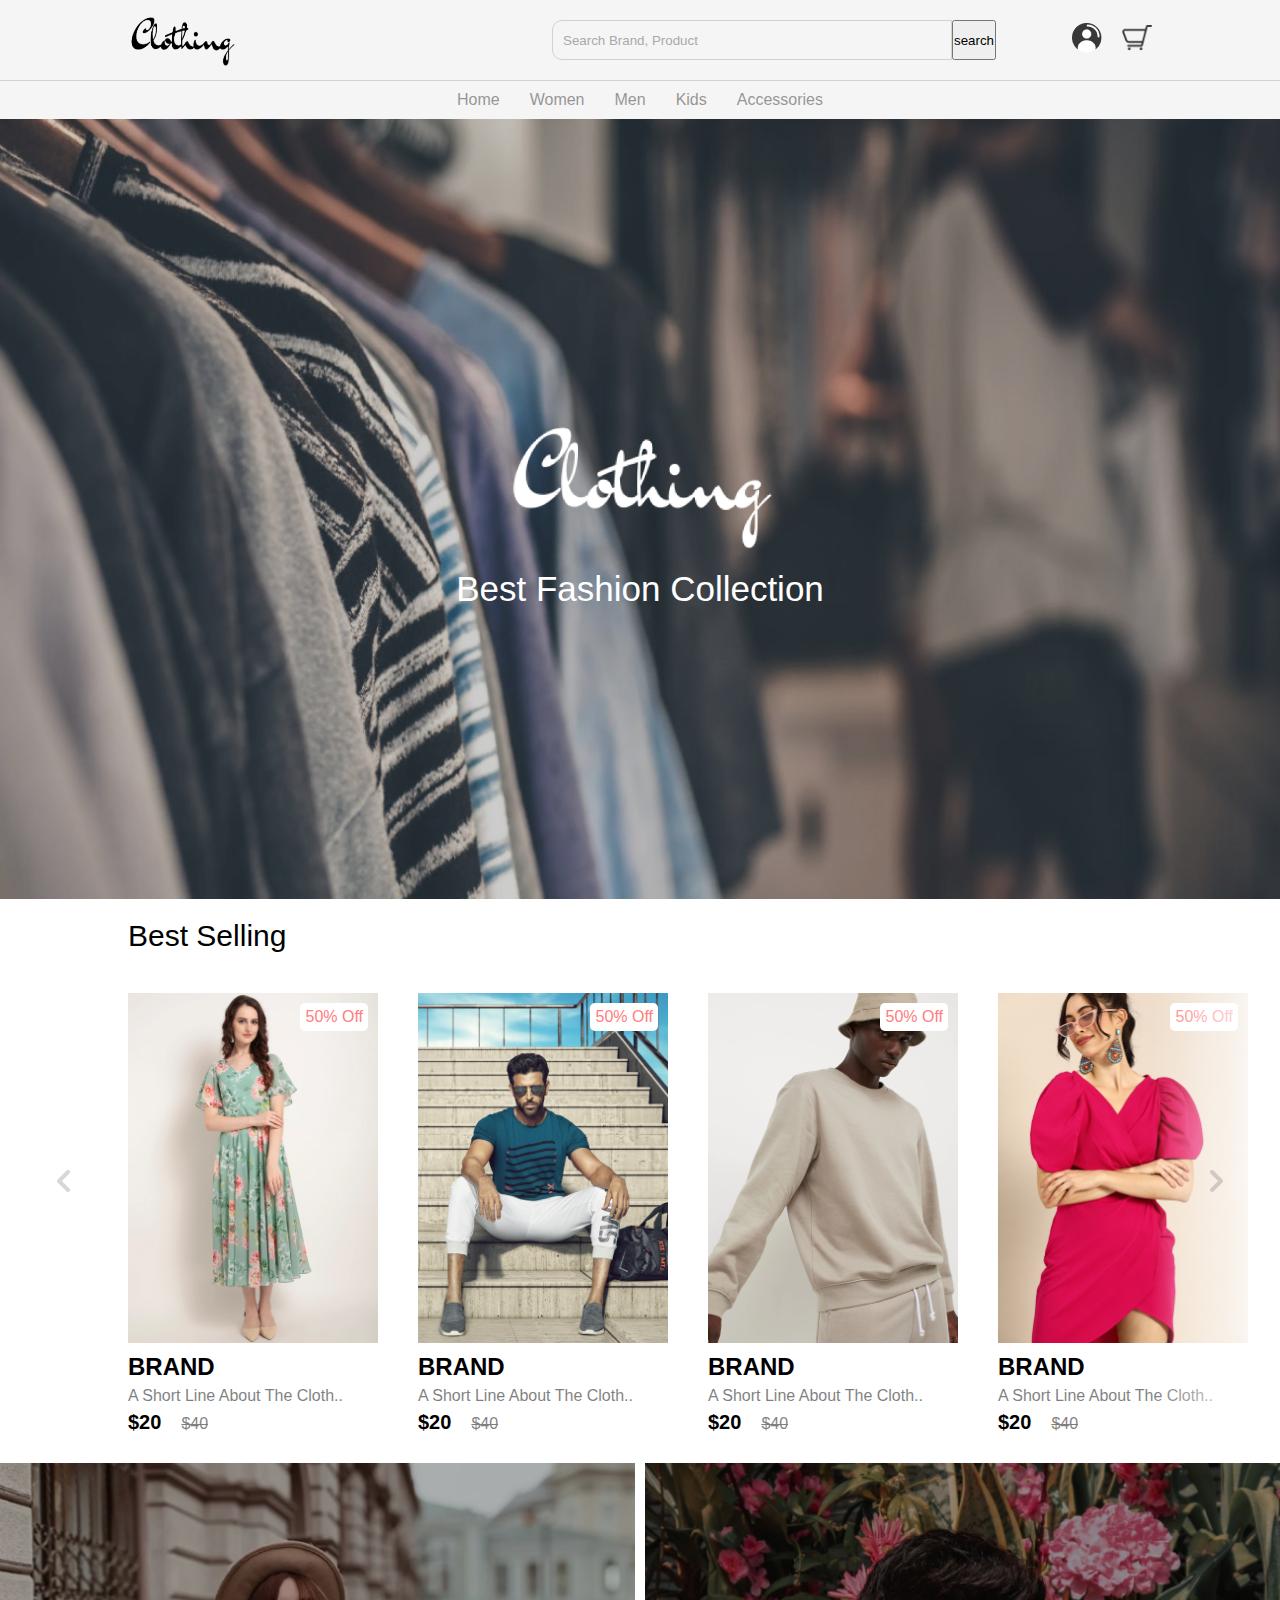
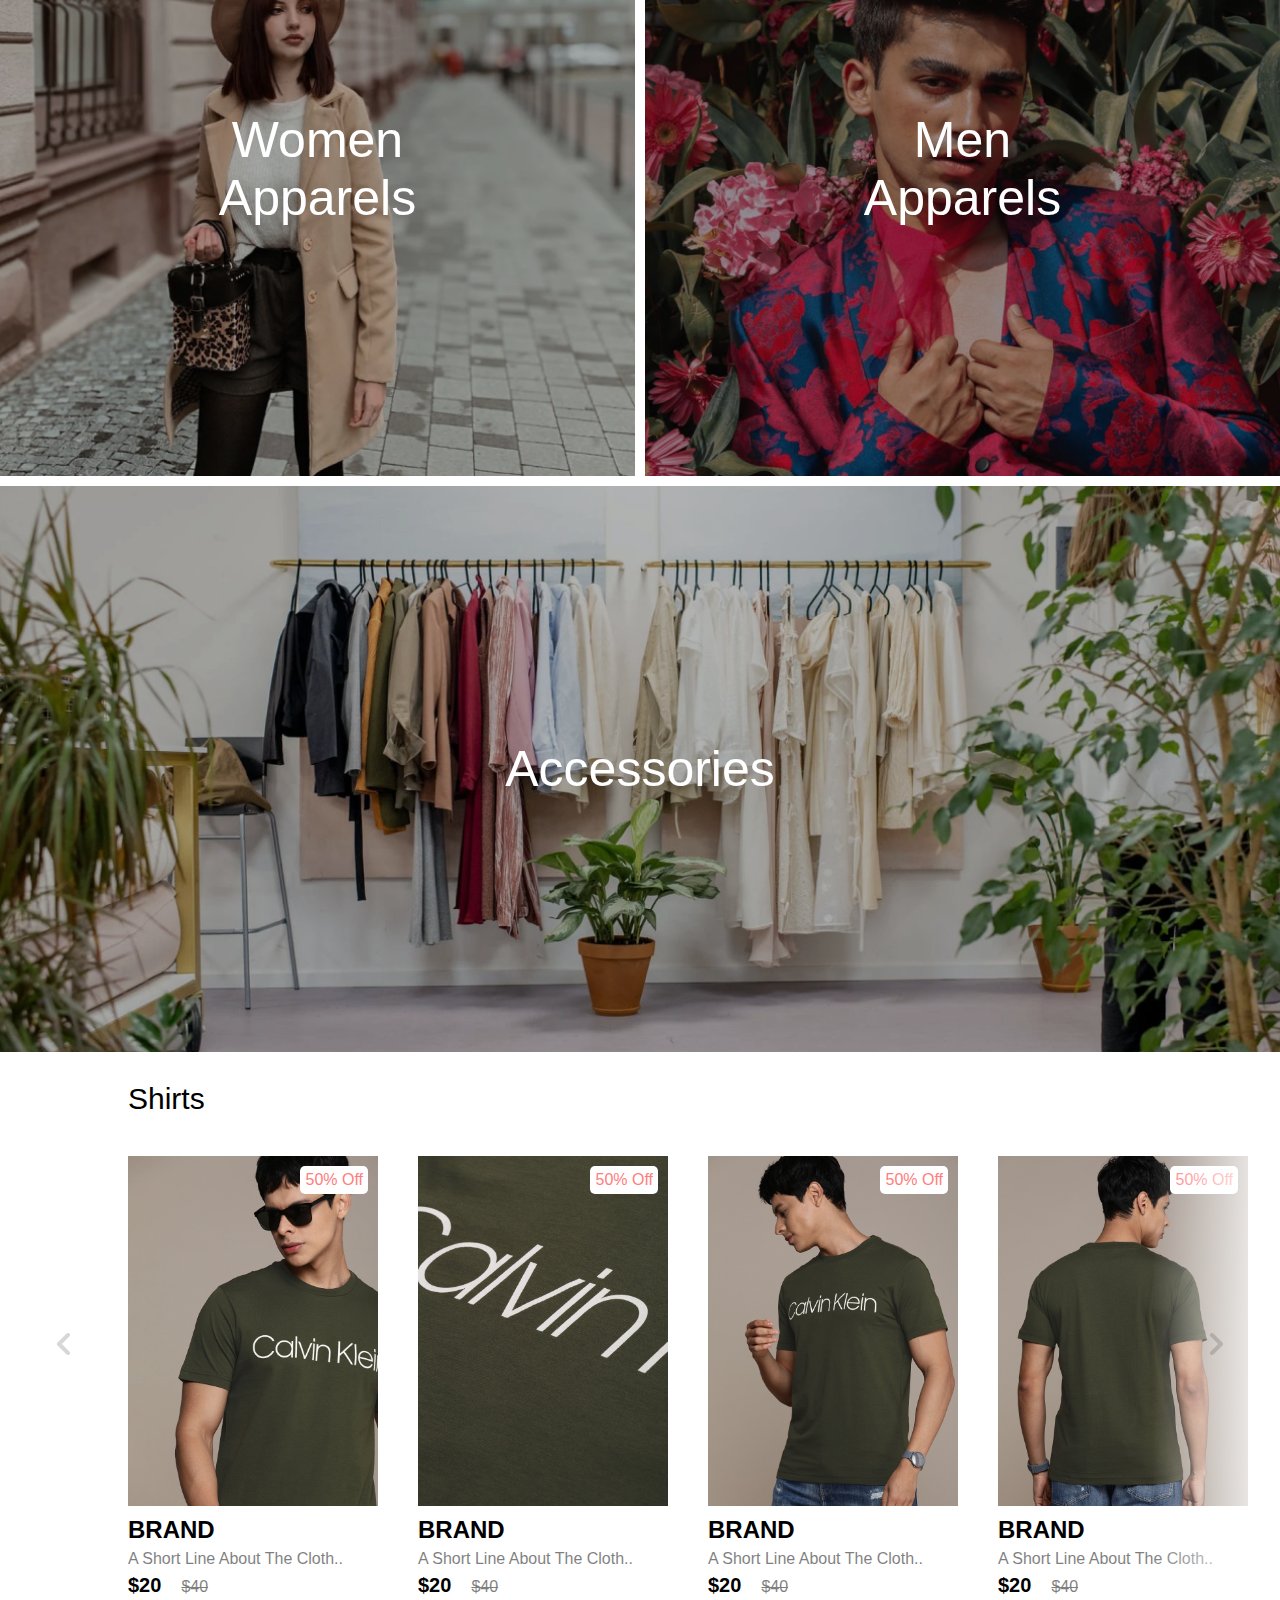
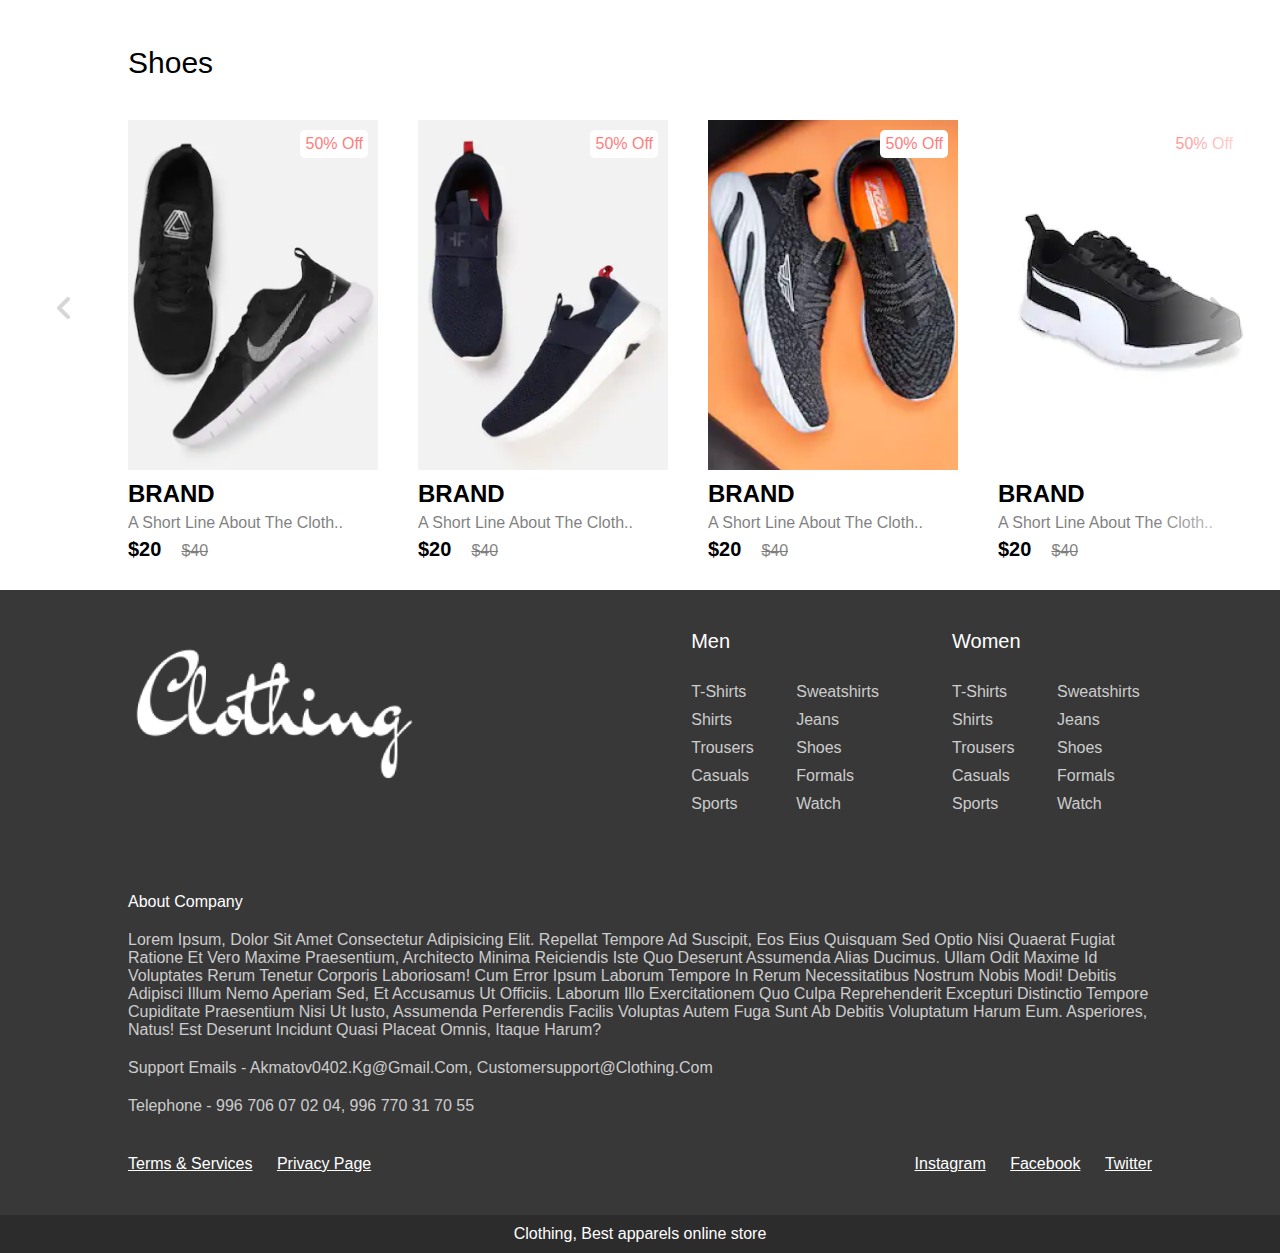
<file: Online Store/public/index.html>
<!DOCTYPE html>
<html lang="en">
<head>
    <meta charset="UTF-8">
    <meta http-equiv="X-UA-Compatible" content="IE=edge">
    <meta name="viewport" content="width=device-width, initial-scale=1.0">
    <title>Clothing - Best Apparels Online Store</title>

    <link rel="stylesheet" href="css/home.css">

</head>
<body>
    
    <nav class="navbar"></nav>

    <!-- hero section -->
    <header class="hero-section">
        <div class="content">
            <img src="img/light-logo.png" class="logo" alt="">
            <p class="sub-heading">best fashion collection</p>
        </div>

    </header>
 
    
    <section class="product">
        <h2 class="product-category">best selling</h2>
        <button class="pre-btn"><img src="img/arrow.png" alt=""></button>
        <button class="nxt-btn"><img src="img/arrow.png" alt=""></button>
        <div class="product-container">
            <div class="product-card">
                <div class="product-image">
                    <span class="discount-tag">50% off</span>
                    <img src="img/card1.png" class="product-thumb" alt="">
                    <button class="card-btn">add to whislist</button>
                </div>
                <div class="product-info">
                    <h2 class="product-brand">brand</h2>
                    <p class="product-short-des">a short line about the cloth..</p>
                    <span class="price">$20</span><span class="actual-price">$40</span>
                </div>
            </div>
            <div class="product-card">
                <div class="product-image">
                    <span class="discount-tag">50% off</span>
                    <img src="img/card2.png" class="product-thumb" alt="">
                    <button class="card-btn">add to whislist</button>
                </div>
                <div class="product-info">
                    <h2 class="product-brand">brand</h2>
                    <p class="product-short-des">a short line about the cloth..</p>
                    <span class="price">$20</span><span class="actual-price">$40</span>
                </div>
            </div>
            <div class="product-card">
                <div class="product-image">
                    <span class="discount-tag">50% off</span>
                    <img src="img/card3.png" class="product-thumb" alt="">
                    <button class="card-btn">add to whislist</button>
                </div>
                <div class="product-info">
                    <h2 class="product-brand">brand</h2>
                    <p class="product-short-des">a short line about the cloth..</p>
                    <span class="price">$20</span><span class="actual-price">$40</span>
                </div>
            </div>
            <div class="product-card">
                <div class="product-image">
                    <span class="discount-tag">50% off</span>
                    <img src="img/card4.png" class="product-thumb" alt="">
                    <button class="card-btn">add to whislist</button>
                </div>
                <div class="product-info">
                    <h2 class="product-brand">brand</h2>
                    <p class="product-short-des">a short line about the cloth..</p>
                    <span class="price">$20</span><span class="actual-price">$40</span>
                </div>
            </div>
            <div class="product-card">
                <div class="product-image">
                    <span class="discount-tag">50% off</span>
                    <img src="img/card5.png" class="product-thumb" alt="">
                    <button class="card-btn">add to whislist</button>
                </div>
                <div class="product-info">
                    <h2 class="product-brand">brand</h2>
                    <p class="product-short-des">a short line about the cloth..</p>
                    <span class="price">$20</span><span class="actual-price">$40</span>
                </div>
            </div>
            <div class="product-card">
                <div class="product-image">
                    <span class="discount-tag">50% off</span>
                    <img src="img/card6.png" class="product-thumb" alt="">
                    <button class="card-btn">add to whislist</button>
                </div>
                <div class="product-info">
                    <h2 class="product-brand">brand</h2>
                    <p class="product-short-des">a short line about the cloth..</p>
                    <span class="price">$20</span><span class="actual-price">$40</span>
                </div>
            </div>
            <div class="product-card">
                <div class="product-image">
                    <span class="discount-tag">50% off</span>
                    <img src="img/card7.png" class="product-thumb" alt="">
                    <button class="card-btn">add to whislist</button>
                </div>
                <div class="product-info">
                    <h2 class="product-brand">brand</h2>
                    <p class="product-short-des">a short line about the cloth..</p>
                    <span class="price">$20</span><span class="actual-price">$40</span>
                </div>
            </div>
            <div class="product-card">
                <div class="product-image">
                    <span class="discount-tag">50% off</span>
                    <img src="img/card8.png" class="product-thumb" alt="">
                    <button class="card-btn">add to whislist</button>
                </div>
                <div class="product-info">
                    <h2 class="product-brand">brand</h2>
                    <p class="product-short-des">a short line about the cloth..</p>
                    <span class="price">$20</span><span class="actual-price">$40</span>
                </div>
            </div>
        </div>
    </section>
 
    <section class="collection-container">
        <a href="#" class="collection">
            <img src="img/women-collection.png" alt="">
            <p class="collection-title">women <br> apparels</p>
        </a>
        <a href="#" class="collection">
            <img src="img/men-collection.png" alt="">
            <p class="collection-title">men <br> apparels</p>
        </a>
        <a href="#" class="collection">
            <img src="img/accessories-collection.png" alt="">
            <p class="collection-title">accessories</p>
        </a>
    </section>

    <section class="product">
        <h2 class="product-category">Shirts</h2>
        <button class="pre-btn"><img src="img/arrow.png" alt=""></button>
        <button class="nxt-btn"><img src="img/arrow.png" alt=""></button>
        <div class="product-container">
            <div class="product-card">
                <div class="product-image">
                    <span class="discount-tag">50% off</span>
                    <img src="img/product image 1.png" class="product-thumb" alt="">
                    <button class="card-btn">add to whislist</button>
                </div>
                <div class="product-info">
                    <h2 class="product-brand">brand</h2>
                    <p class="product-short-des">a short line about the cloth..</p>
                    <span class="price">$20</span><span class="actual-price">$40</span>
                </div>
            </div>
            <div class="product-card">
                <div class="product-image">
                    <span class="discount-tag">50% off</span>
                    <img src="img/product image 2.png" class="product-thumb" alt="">
                    <button class="card-btn">add to whislist</button>
                </div>
                <div class="product-info">
                    <h2 class="product-brand">brand</h2>
                    <p class="product-short-des">a short line about the cloth..</p>
                    <span class="price">$20</span><span class="actual-price">$40</span>
                </div>
            </div>
            <div class="product-card">
                <div class="product-image">
                    <span class="discount-tag">50% off</span>
                    <img src="img/product image 3.png" class="product-thumb" alt="">
                    <button class="card-btn">add to whislist</button>
                </div>
                <div class="product-info">
                    <h2 class="product-brand">brand</h2>
                    <p class="product-short-des">a short line about the cloth..</p>
                    <span class="price">$20</span><span class="actual-price">$40</span>
                </div>
            </div>
            <div class="product-card">
                <div class="product-image">
                    <span class="discount-tag">50% off</span>
                    <img src="img/product image 4.png" class="product-thumb" alt="">
                    <button class="card-btn">add to whislist</button>
                </div>
                <div class="product-info">
                    <h2 class="product-brand">brand</h2>
                    <p class="product-short-des">a short line about the cloth..</p>
                    <span class="price">$20</span><span class="actual-price">$40</span>
                </div>
            </div>
            <div class="product-card">
                <div class="product-image">
                    <span class="discount-tag">50% off</span>
                    <img src="img/card5.png" class="product-thumb" alt="">
                    <button class="card-btn">add to whislist</button>
                </div>
                <div class="product-info">
                    <h2 class="product-brand">brand</h2>
                    <p class="product-short-des">a short line about the cloth..</p>
                    <span class="price">$20</span><span class="actual-price">$40</span>
                </div>
            </div>
            <div class="product-card">
                <div class="product-image">
                    <span class="discount-tag">50% off</span>
                    <img src="img/card6.png" class="product-thumb" alt="">
                    <button class="card-btn">add to whislist</button>
                </div>
                <div class="product-info">
                    <h2 class="product-brand">brand</h2>
                    <p class="product-short-des">a short line about the cloth..</p>
                    <span class="price">$20</span><span class="actual-price">$40</span>
                </div>
            </div>
            <div class="product-card">
                <div class="product-image">
                    <span class="discount-tag">50% off</span>
                    <img src="img/card7.png" class="product-thumb" alt="">
                    <button class="card-btn">add to whislist</button>
                </div>
                <div class="product-info">
                    <h2 class="product-brand">brand</h2>
                    <p class="product-short-des">a short line about the cloth..</p>
                    <span class="price">$20</span><span class="actual-price">$40</span>
                </div>
            </div>
            <div class="product-card">
                <div class="product-image">
                    <span class="discount-tag">50% off</span>
                    <img src="img/card8.png" class="product-thumb" alt="">
                    <button class="card-btn">add to whislist</button>
                </div>
                <div class="product-info">
                    <h2 class="product-brand">brand</h2>
                    <p class="product-short-des">a short line about the cloth..</p>
                    <span class="price">$20</span><span class="actual-price">$40</span>
                </div>
            </div>
        </div>
    </section>

    <section class="product">
        <h2 class="product-category">Shoes</h2>
        <button class="pre-btn"><img src="img/arrow.png" alt=""></button>
        <button class="nxt-btn"><img src="img/arrow.png" alt=""></button>
        <div class="product-container">
            <div class="product-card">
                <div class="product-image">
                    <span class="discount-tag">50% off</span>
                    <img src="img/card9.png" class="product-thumb" alt="">
                    <button class="card-btn">add to whislist</button>
                </div>
                <div class="product-info">
                    <h2 class="product-brand">brand</h2>
                    <p class="product-short-des">a short line about the cloth..</p>
                    <span class="price">$20</span><span class="actual-price">$40</span>
                </div>
            </div>
            <div class="product-card">
                <div class="product-image">
                    <span class="discount-tag">50% off</span>
                    <img src="img/card10.png" class="product-thumb" alt="">
                    <button class="card-btn">add to whislist</button>
                </div>
                <div class="product-info">
                    <h2 class="product-brand">brand</h2>
                    <p class="product-short-des">a short line about the cloth..</p>
                    <span class="price">$20</span><span class="actual-price">$40</span>
                </div>
            </div>
            <div class="product-card">
                <div class="product-image">
                    <span class="discount-tag">50% off</span>
                    <img src="img/card11.png" class="product-thumb" alt="">
                    <button class="card-btn">add to whislist</button>
                </div>
                <div class="product-info">
                    <h2 class="product-brand">brand</h2>
                    <p class="product-short-des">a short line about the cloth..</p>
                    <span class="price">$20</span><span class="actual-price">$40</span>
                </div>
            </div>
            <div class="product-card">
                <div class="product-image">
                    <span class="discount-tag">50% off</span>
                    <img src="img/card12.png" class="product-thumb" alt="">
                    <button class="card-btn">add to whislist</button>
                </div>
                <div class="product-info">
                    <h2 class="product-brand">brand</h2>
                    <p class="product-short-des">a short line about the cloth..</p>
                    <span class="price">$20</span><span class="actual-price">$40</span>
                </div>
            </div>
            <div class="product-card">
                <div class="product-image">
                    <span class="discount-tag">50% off</span>
                    <img src="img/t5me5sfvjswdd55fupu7a1drqrxy269j.jpg" class="product-thumb" alt="">
                    <button class="card-btn">add to whislist</button>
                </div>
                <div class="product-info">
                    <h2 class="product-brand">brand</h2>
                    <p class="product-short-des">a short line about the cloth..</p>
                    <span class="price">$20</span><span class="actual-price">$40</span>
                </div>
            </div>
            <div class="product-card">
                <div class="product-image">
                    <span class="discount-tag">50% off</span>
                    <img src="img/layki.com-mona-taba-renkli-kadin-gunlu-c670-3.jpg" class="product-thumb" alt="">
                    <button class="card-btn">add to whislist</button>
                </div>
                <div class="product-info">
                    <h2 class="product-brand">brand</h2>
                    <p class="product-short-des">a short line about the cloth..</p>
                    <span class="price">$20</span><span class="actual-price">$40</span>
                </div>
            </div>
            <div class="product-card">
                <div class="product-image">
                    <span class="discount-tag">50% off</span>
                    <img src="img/S606de0cf917a4ffe80ab2ce4627c31b8Z.webp" class="product-thumb" alt="">
                    <button class="card-btn">add to whislist</button>
                </div>
                <div class="product-info">
                    <h2 class="product-brand">brand</h2>
                    <p class="product-short-des">a short line about the cloth..</p>
                    <span class="price">$20</span><span class="actual-price">$40</span>
                </div>
            </div>
            <div class="product-card">
                <div class="product-image">
                    <span class="discount-tag">50% off</span>
                    <img src="img/KlS_site_small_2.jpg" class="product-thumb" alt="">
                    <button class="card-btn">add to whislist</button>
                </div>
                <div class="product-info">
                    <h2 class="product-brand">brand</h2>
                    <p class="product-short-des">a short line about the cloth..</p>
                    <span class="price">$20</span><span class="actual-price">$40</span>
                </div>
            </div>
        </div>
    </section>

    <footer></footer>

    <script src="js/nav.js"></script>
    <script src="js/footer.js"></script>
    <script src="js/home.js"></script>

</body>
</html>
</file>
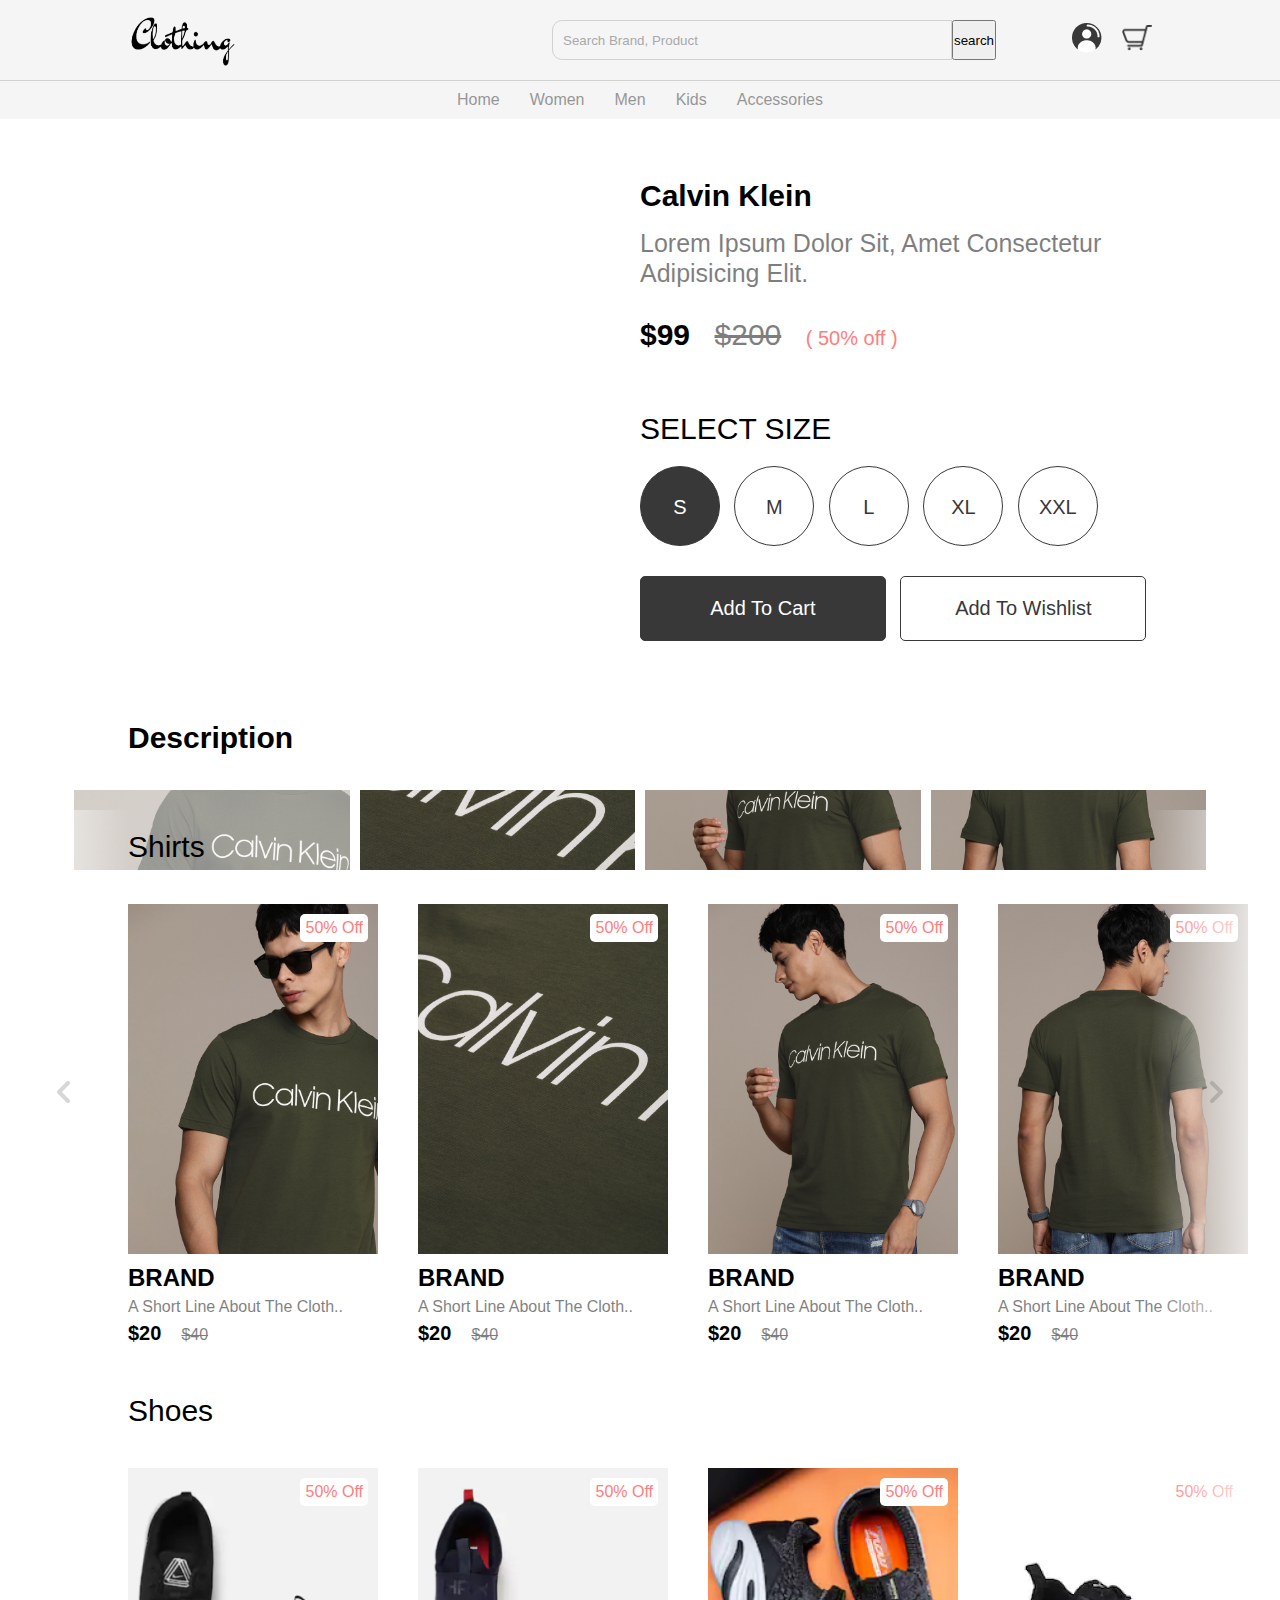
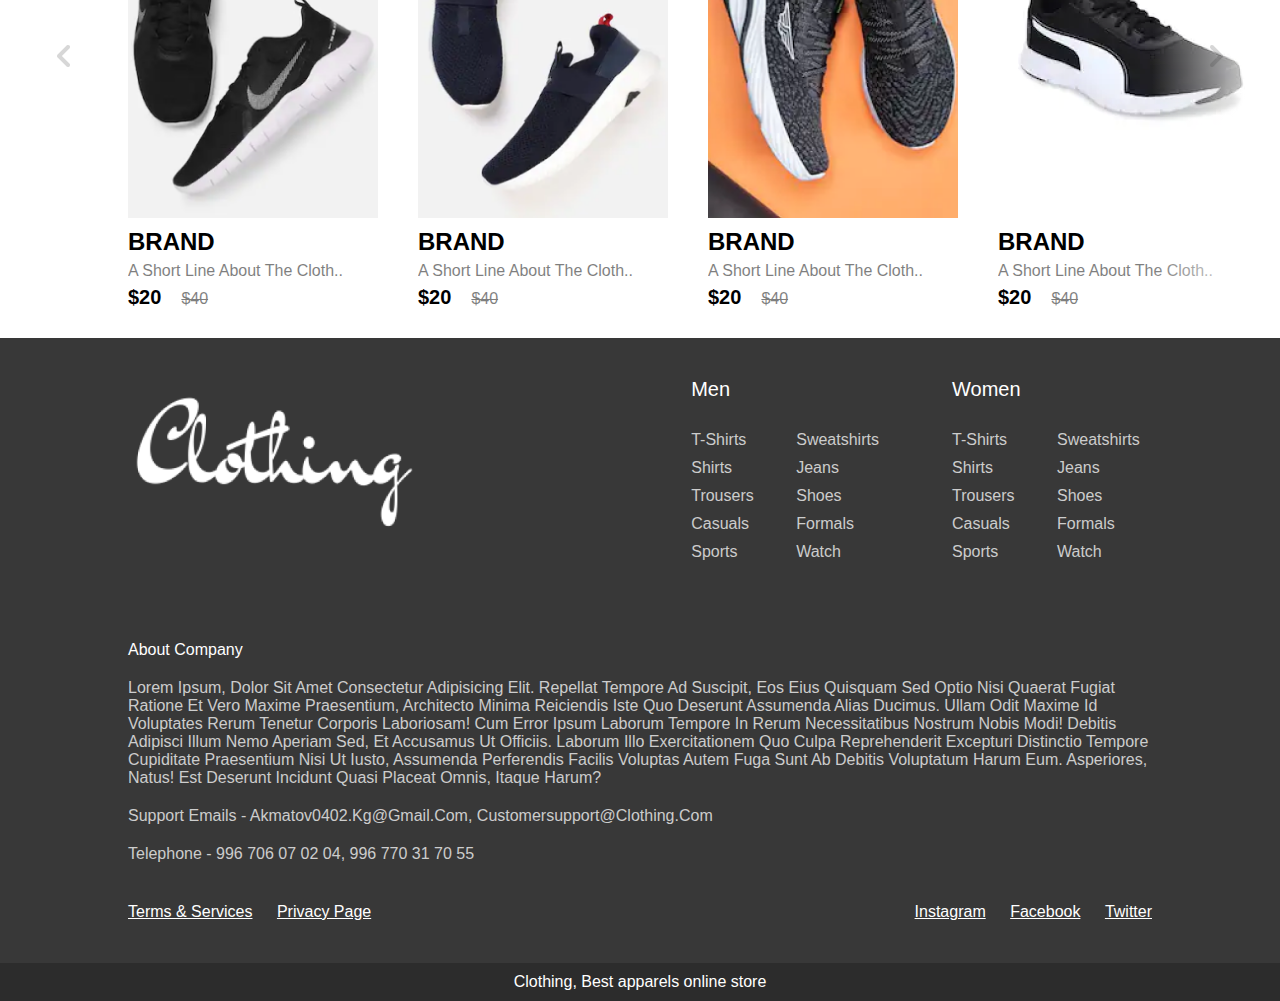
<file: Online Store/public/product.html>
<!DOCTYPE html>
<html lang="en">
<head>
    <meta charset="UTF-8">
    <meta http-equiv="X-UA-Compatible" content="IE=edge">
    <meta name="viewport" content="width=device-width, initial-scale=1.0">
    <title>Product - </title>

        <link rel="stylesheet" href="css/home.css">
        <link rel="stylesheet" href="css/product.css">

</head>
<body>

    <nav class="navbar"></nav>

    <section class="product-details">
        <div class="image-slider">
            <div class="product-images">
                <img src="img/product image 1.png" class="active" alt="">
                <img src="img/product image 2.png" alt="">
                <img src="img/product image 3.png" alt="">
                <img src="img/product image 4.png" alt="">
            </div>
        </div>
        <div class="details">
            <h2 class="product-brand">calvin klein</h2>
            <p class="product-short-des">Lorem ipsum dolor sit, amet consectetur adipisicing elit.</p>
            <span class="product-price">$99</span>
            <span class="product-actual-price">$200</span>
            <span class="product-discount">( 50% off )</span>
    
            <p class="product-sub-heading">select size</p>
    
            <input type="radio" name="size" value="s" checked hidden id="s-size">
            <label for="s-size" class="size-radio-btn check">s</label>
            <input type="radio" name="size" value="m" hidden id="m-size">
            <label for="m-size" class="size-radio-btn">m</label>
            <input type="radio" name="size" value="l" hidden id="l-size">
            <label for="l-size" class="size-radio-btn">l</label>
            <input type="radio" name="size" value="xl" hidden id="xl-size">
            <label for="xl-size" class="size-radio-btn">xl</label>
            <input type="radio" name="size" value="xxl" hidden id="xxl-size">
            <label for="xxl-size" class="size-radio-btn">xxl</label>
    
            <button class="btn cart-btn">add to cart</button>
            <button class="btn">add to wishlist</button>
        </div>

    </section>

    <section class="detail-des">
        <h2 class="heading">description</h2>
        <p class="des">Lorem ipsum dolor sit amet consectetur adipisicing elit. Veniam, ......</p>
    </section>

    <section class="product">
        <h2 class="product-category">Shirts</h2>
        <button class="pre-btn"><img src="img/arrow.png" alt=""></button>
        <button class="nxt-btn"><img src="img/arrow.png" alt=""></button>
        <div class="product-container">
            <div class="product-card">
                <div class="product-image">
                    <span class="discount-tag">50% off</span>
                    <img src="img/product image 1.png" class="product-thumb" alt="">
                    <button class="card-btn">add to whislist</button>
                </div>
                <div class="product-info">
                    <h2 class="product-brand">brand</h2>
                    <p class="product-short-des">a short line about the cloth..</p>
                    <span class="price">$20</span><span class="actual-price">$40</span>
                </div>
            </div>
            <div class="product-card">
                <div class="product-image">
                    <span class="discount-tag">50% off</span>
                    <img src="img/product image 2.png" class="product-thumb" alt="">
                    <button class="card-btn">add to whislist</button>
                </div>
                <div class="product-info">
                    <h2 class="product-brand">brand</h2>
                    <p class="product-short-des">a short line about the cloth..</p>
                    <span class="price">$20</span><span class="actual-price">$40</span>
                </div>
            </div>
            <div class="product-card">
                <div class="product-image">
                    <span class="discount-tag">50% off</span>
                    <img src="img/product image 3.png" class="product-thumb" alt="">
                    <button class="card-btn">add to whislist</button>
                </div>
                <div class="product-info">
                    <h2 class="product-brand">brand</h2>
                    <p class="product-short-des">a short line about the cloth..</p>
                    <span class="price">$20</span><span class="actual-price">$40</span>
                </div>
            </div>
            <div class="product-card">
                <div class="product-image">
                    <span class="discount-tag">50% off</span>
                    <img src="img/product image 4.png" class="product-thumb" alt="">
                    <button class="card-btn">add to whislist</button>
                </div>
                <div class="product-info">
                    <h2 class="product-brand">brand</h2>
                    <p class="product-short-des">a short line about the cloth..</p>
                    <span class="price">$20</span><span class="actual-price">$40</span>
                </div>
            </div>
            <div class="product-card">
                <div class="product-image">
                    <span class="discount-tag">50% off</span>
                    <img src="img/card5.png" class="product-thumb" alt="">
                    <button class="card-btn">add to whislist</button>
                </div>
                <div class="product-info">
                    <h2 class="product-brand">brand</h2>
                    <p class="product-short-des">a short line about the cloth..</p>
                    <span class="price">$20</span><span class="actual-price">$40</span>
                </div>
            </div>
            <div class="product-card">
                <div class="product-image">
                    <span class="discount-tag">50% off</span>
                    <img src="img/card6.png" class="product-thumb" alt="">
                    <button class="card-btn">add to whislist</button>
                </div>
                <div class="product-info">
                    <h2 class="product-brand">brand</h2>
                    <p class="product-short-des">a short line about the cloth..</p>
                    <span class="price">$20</span><span class="actual-price">$40</span>
                </div>
            </div>
            <div class="product-card">
                <div class="product-image">
                    <span class="discount-tag">50% off</span>
                    <img src="img/card7.png" class="product-thumb" alt="">
                    <button class="card-btn">add to whislist</button>
                </div>
                <div class="product-info">
                    <h2 class="product-brand">brand</h2>
                    <p class="product-short-des">a short line about the cloth..</p>
                    <span class="price">$20</span><span class="actual-price">$40</span>
                </div>
            </div>
            <div class="product-card">
                <div class="product-image">
                    <span class="discount-tag">50% off</span>
                    <img src="img/card8.png" class="product-thumb" alt="">
                    <button class="card-btn">add to whislist</button>
                </div>
                <div class="product-info">
                    <h2 class="product-brand">brand</h2>
                    <p class="product-short-des">a short line about the cloth..</p>
                    <span class="price">$20</span><span class="actual-price">$40</span>
                </div>
            </div>
        </div>
    </section>

    <section class="product">
        <h2 class="product-category">Shoes</h2>
        <button class="pre-btn"><img src="img/arrow.png" alt=""></button>
        <button class="nxt-btn"><img src="img/arrow.png" alt=""></button>
        <div class="product-container">
            <div class="product-card">
                <div class="product-image">
                    <span class="discount-tag">50% off</span>
                    <img src="img/card9.png" class="product-thumb" alt="">
                    <button class="card-btn">add to whislist</button>
                </div>
                <div class="product-info">
                    <h2 class="product-brand">brand</h2>
                    <p class="product-short-des">a short line about the cloth..</p>
                    <span class="price">$20</span><span class="actual-price">$40</span>
                </div>
            </div>
            <div class="product-card">
                <div class="product-image">
                    <span class="discount-tag">50% off</span>
                    <img src="img/card10.png" class="product-thumb" alt="">
                    <button class="card-btn">add to whislist</button>
                </div>
                <div class="product-info">
                    <h2 class="product-brand">brand</h2>
                    <p class="product-short-des">a short line about the cloth..</p>
                    <span class="price">$20</span><span class="actual-price">$40</span>
                </div>
            </div>
            <div class="product-card">
                <div class="product-image">
                    <span class="discount-tag">50% off</span>
                    <img src="img/card11.png" class="product-thumb" alt="">
                    <button class="card-btn">add to whislist</button>
                </div>
                <div class="product-info">
                    <h2 class="product-brand">brand</h2>
                    <p class="product-short-des">a short line about the cloth..</p>
                    <span class="price">$20</span><span class="actual-price">$40</span>
                </div>
            </div>
            <div class="product-card">
                <div class="product-image">
                    <span class="discount-tag">50% off</span>
                    <img src="img/card12.png" class="product-thumb" alt="">
                    <button class="card-btn">add to whislist</button>
                </div>
                <div class="product-info">
                    <h2 class="product-brand">brand</h2>
                    <p class="product-short-des">a short line about the cloth..</p>
                    <span class="price">$20</span><span class="actual-price">$40</span>
                </div>
            </div>
            <div class="product-card">
                <div class="product-image">
                    <span class="discount-tag">50% off</span>
                    <img src="img/t5me5sfvjswdd55fupu7a1drqrxy269j.jpg" class="product-thumb" alt="">
                    <button class="card-btn">add to whislist</button>
                </div>
                <div class="product-info">
                    <h2 class="product-brand">brand</h2>
                    <p class="product-short-des">a short line about the cloth..</p>
                    <span class="price">$20</span><span class="actual-price">$40</span>
                </div>
            </div>
            <div class="product-card">
                <div class="product-image">
                    <span class="discount-tag">50% off</span>
                    <img src="img/layki.com-mona-taba-renkli-kadin-gunlu-c670-3.jpg" class="product-thumb" alt="">
                    <button class="card-btn">add to whislist</button>
                </div>
                <div class="product-info">
                    <h2 class="product-brand">brand</h2>
                    <p class="product-short-des">a short line about the cloth..</p>
                    <span class="price">$20</span><span class="actual-price">$40</span>
                </div>
            </div>
            <div class="product-card">
                <div class="product-image">
                    <span class="discount-tag">50% off</span>
                    <img src="img/S606de0cf917a4ffe80ab2ce4627c31b8Z.webp" class="product-thumb" alt="">
                    <button class="card-btn">add to whislist</button>
                </div>
                <div class="product-info">
                    <h2 class="product-brand">brand</h2>
                    <p class="product-short-des">a short line about the cloth..</p>
                    <span class="price">$20</span><span class="actual-price">$40</span>
                </div>
            </div>
            <div class="product-card">
                <div class="product-image">
                    <span class="discount-tag">50% off</span>
                    <img src="img/KlS_site_small_2.jpg" class="product-thumb" alt="">
                    <button class="card-btn">add to whislist</button>
                </div>
                <div class="product-info">
                    <h2 class="product-brand">brand</h2>
                    <p class="product-short-des">a short line about the cloth..</p>
                    <span class="price">$20</span><span class="actual-price">$40</span>
                </div>
            </div>
        </div>
    </section>

    <footer></footer>

    <script src="js/nav.js"></script>
    <script src="js/footer.js"></script>
    <script src="js/home.js"></script>
    <script src="js/product.js"></script>

</body>
</html>
</file>
<file: Online Store/public/css/home.css>
@import 'nav.css';
@import 'footer.css';

.hero-section{
    width: 100%;
    height: calc(100vh - 120px);
    background-image: url('../img/header.png');
    background-size: cover;
    display: flex;
    justify-content: center;
    align-items: center;
}

.hero-section .logo{
    height: 150px;
    display: block;
    margin: auto;
}

.hero-section .sub-heading{
    margin-top: 10px;
    text-align: center;
    color: #fff;
    text-transform: capitalize;
    font-size: 35px;
    font-weight: 300;
}

/* product */

.product{
    position: relative;
    overflow: hidden;
    padding: 20px 0;
}

.product-category{
    padding: 0 10vw;
    font-size: 30px;
    font-weight: 500;
    margin-bottom: 40px;
    text-transform: capitalize;
}

.product-container{
    padding: 0 10vw;
    display: flex;
    overflow-x: auto;
    scroll-behavior: smooth;
}

.product-container::-webkit-scrollbar{
    display: none;
}

.product-card{
    flex: 0 0 auto;
    width: 250px;
    height: 450px;
    margin-right: 40px;
}

.product-image{
    position: relative;
    width: 100%;
    height: 350px;
    overflow: hidden;
}

.product-thumb{
    width: 100%;
    height: 350px;
    object-fit: cover;
}

.discount-tag{
    position: absolute;
    background: #fff;
    padding: 5px;
    border-radius: 5px;
    color: #ff7d7d;
    right: 10px;
    top: 10px;
    text-transform: capitalize;
}

.card-btn{
    position: absolute;
    bottom: 10px;
    left: 50%;
    transform: translateX(-50%);
    padding: 10px;
    width: 90%;
    text-transform: capitalize;
    border: none;
    outline: none;
    background: #fff;
    border-radius: 5px;
    transition: 0.5s;
    cursor: pointer;
    opacity: 0;
}

.product-card:hover .card-btn{
    opacity: 1;
}

.card-btn:hover{
    background: #efefef;
}

.product-info{
    width: 100%;
    height: 100px;
    padding-top: 10px;
}

.product-brand{
    text-transform: uppercase;
}

.product-short-des{
    width: 100%;
    height: 20px;
    line-height: 20px;
    overflow: hidden;
    opacity: 0.5;
    text-transform: capitalize;
    margin: 5px 0;
}

.price{
    font-weight: 900;
    font-size: 20px;
}

.actual-price{
    margin-left: 20px;
    opacity: 0.5;
    text-decoration: line-through;
}

.pre-btn, .nxt-btn{
    border: none;
    width: 10vw;
    height: 100%;
    position: absolute;
    top: 0;
    display: flex;
    justify-content: center;
    align-items: center;
    background: linear-gradient(90deg, rgba(255, 255, 255, 0) 0%, #fff 100%);
    cursor: pointer;
    z-index: 8;
}

.pre-btn{
    left: 0;
    transform: rotate(180deg);
}

.nxt-btn{
    right: 0;
}

.pre-btn img, .nxt-btn img{
    opacity: 0.2;
}

.pre-btn:hover img, .nxt-btn:hover img{
    opacity: 1;
}

/* collection */

.collection-container{
    width: 100%;
    display: grid;
    grid-template-columns: repeat(2, 1fr);
    grid-gap: 10px;
}

.collection{
    position: relative;
}

.collection img{
    width: 100%;
    height: 100%;
    object-fit: cover;
}

.collection p{
    position: absolute;
    top: 50%;
    left: 50%;
    transform: translate(-50%, -50%);
    text-align: center;
    color: #fff;
    font-size: 50px;
    text-transform: capitalize;
}

.collection:nth-child(3){
    grid-column: span 2;
    margin-bottom: 10px;
}
</file>
<file: Online Store/public/css/product.css>
.product-details{
    width: 100%;
    padding: 60px 10vw;
    display: flex;
    justify-content: space-between;
}

.mage-slider{
    width: 500px;
    height: 500px;
    position: relative;
    background-image: url('../img/product\ image\ 1.png');
    background-size: cover;
}

.product-images{
    position: absolute;
    bottom: 20px;
    left: 50%;
    transform: translateX(-50%);
    width: 90%;
    background: #fff;
    border-radius: 5px;
    display: grid;
    grid-template-columns: repeat(4, 1fr);
    height: 100px;
    grid-gap: 10px;
    padding: 10px;
}

.product-images img{
    width: 100%;
    height: 80px;
    object-fit: cover;
    cursor: pointer;
}

.product-images img.active{
    opacity: 0.5;
}

.details{
    width: 50%;
}

.details .product-brand{
    text-transform: capitalize;
    font-size: 30px;
}

.details .product-short-des{
    font-size: 25px;
    line-height: 30px;
    height: auto;
    margin: 15px 0 30px;
}

.product-price{
    font-weight: 700;
    font-size: 30px;
}

.product-actual-price{
    font-size: 30px;
    opacity: 0.5;
    text-decoration: line-through;
    margin: 0 20px;
    font-weight: 300;
}

.product-discount{
    color: #ff7d7d;
    font-size: 20px;
}

.product-sub-heading{
    font-size: 30px;
    text-transform: uppercase;
    margin: 60px 0 10px;
    font-weight: 300;
}

.size-radio-btn{
    display: inline-block;
    width: 80px;
    height: 80px;
    text-align: center;
    font-size: 20px;
    border: 1px solid #383838;
    border-radius: 50%;
    margin: 10px;
    margin-left: 0;
    line-height: 80px;
    text-transform: uppercase;
    color: #383838;
    cursor: pointer;
}

.size-radio-btn.check{
    background: #383838;
    color: #fff;
}

.btn{
    width: 48%;
    padding: 20px;
    border-radius: 5px;
    background: none;
    border: 1px solid #383838;
    color: #383838;
    font-size: 20px;
    cursor: pointer;
    margin: 20px 0;
    text-transform: capitalize;
}

.cart-btn{
    margin-right: 2%;
    background: #383838;
    color: #fff;
}

.detail-des{
    padding: 0 10vw;
    text-transform: capitalize;
}

.heading{
    font-size: 30px;
    margin-bottom: 30px;
}

.des{
    color: #383838;
    line-height: 25px;
}
</file>
